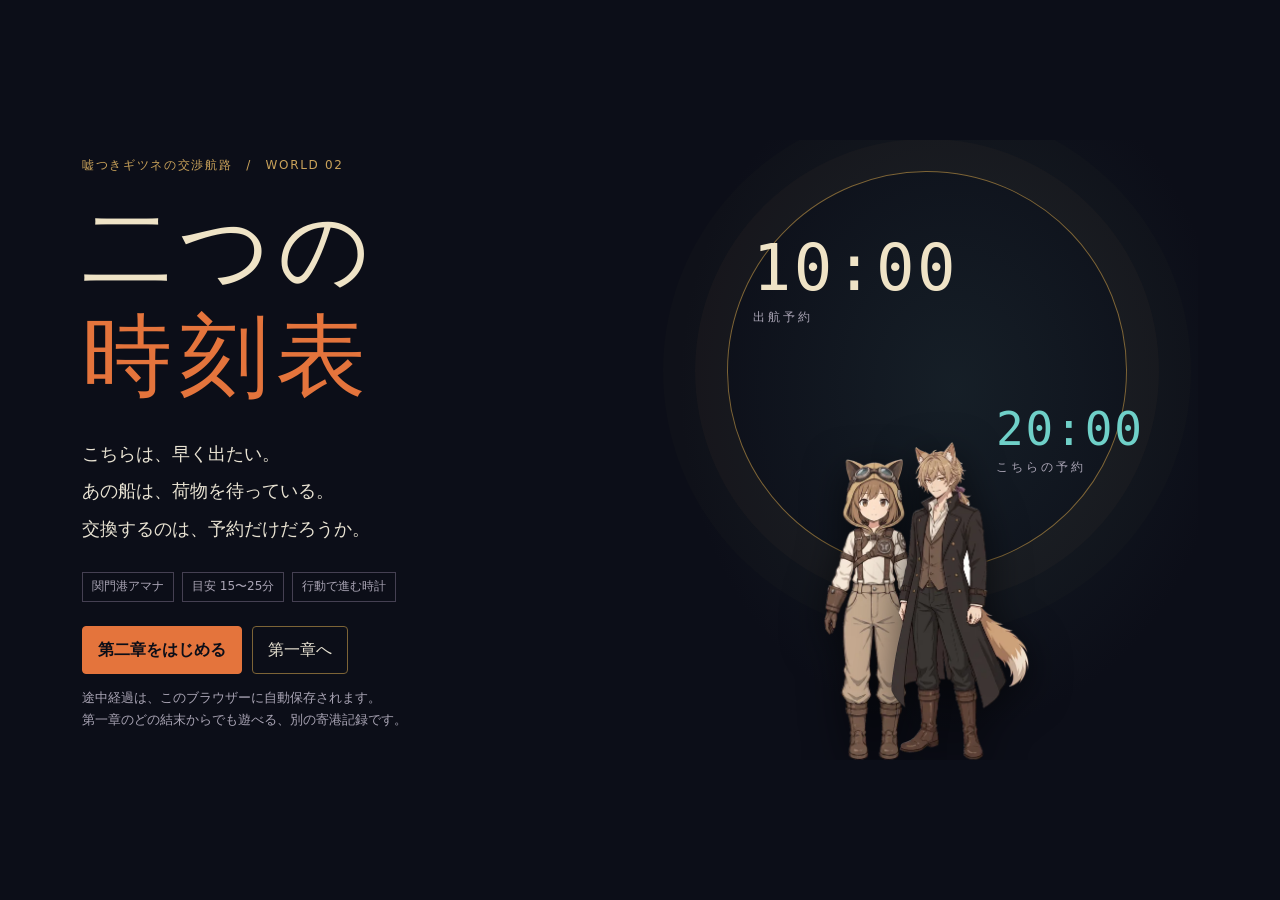
<file: chapter2.html>
<!doctype html>
<html lang="ja"><head><meta charset="utf-8"><meta name="viewport" content="width=device-width,initial-scale=1,viewport-fit=cover"><meta name="theme-color" content="#0c0e18"><title>嘘つきギツネの交渉航路｜第二章 二つの時刻表</title><link rel="stylesheet" href="chapter2.css"></head>
<body>
<main id="app">
 <section id="welcome" class="welcome">
  <div class="welcome-copy"><p class="eyebrow">嘘つきギツネの交渉航路　/　WORLD 02</p><h1>二つの<br><em>時刻表</em></h1><p class="lede">こちらは、早く出たい。<br>あの船は、荷物を待っている。<br>交換するのは、予約だけだろうか。</p><div class="welcome-meta"><span>関門港アマナ</span><span>目安 15〜25分</span><span>行動で進む時計</span></div><div id="saveNotice" role="status"></div><div class="welcome-actions"><button id="resume" class="primary" hidden>第二章をつづける</button><button id="start" class="primary">第二章をはじめる</button><a href="index.html" class="button secondary">第一章へ</a></div><p class="small">途中経過は、このブラウザーに自動保存されます。<br>第一章のどの結末からでも遊べる、別の寄港記録です。</p></div>
  <div class="welcome-art" aria-hidden="true"><div class="orbit-ring"></div><div class="big-time">10:00<span>出航予約</span></div><div class="small-time">20:00<span>こちらの予約</span></div><div id="welcomeCrew"></div></div>
 </section>
 <section id="game" hidden>
  <header class="hud"><a href="index.html" aria-label="第一章のタイトルに戻る" class="brand">FOX / 02</a><div><span class="hud-label">現在</span><b id="clock">00:00</b></div><div><span class="hud-label">寄港予算</span><b id="money">15,000 Cr</b></div><div class="goal"><span class="hud-label">今便に間に合う出航</span><b>18:00まで</b></div><button id="journalButton" class="icon-button">帳面</button><button id="menuButton" class="icon-button" aria-label="章のメニュー">☰</button></header>
  <div id="warning" role="status" class="warning" hidden></div>
  <div class="play-layout"><div class="world-column"><div id="stage" class="stage" aria-label="港の様子"><div id="stageArt"></div><div class="stage-label"><span>AMANA TRANSIT PORT</span><h2 id="locationName"></h2><p id="locationDetail"></p></div><div id="crew" class="crew" aria-hidden="true"></div></div>
   <nav class="locations" aria-label="移動先" id="locations"></nav>
   <section class="action-panel"><div class="section-heading"><h2 id="actionHeading">聞く・調べる</h2><span>移動は30分</span></div><div id="actions" class="actions"></div></section>
  </div>
  <aside class="decision-column"><section class="status-card"><p class="eyebrow">いまの約束</p><p id="promise"></p><button id="consult" class="secondary">仲間に相談する <small>時間消費なし</small></button></section><section class="route-panel"><div class="section-heading"><h2>出航を決める</h2><span id="routeCount"></span></div><div id="routes"></div><p class="small">確認画面で、費用と条件を見てから決められます。</p></section></aside></div>
 </section>
 <section id="ending" class="ending" hidden></section>
</main>
<div id="dialogLayer" class="dialog-layer" hidden><section class="dialog-box" role="dialog" aria-modal="true" aria-labelledby="speaker"><div id="portrait" class="portrait" aria-hidden="true"></div><div class="dialog-copy"><p id="speaker"></p><p id="dialogText"></p><div class="dialog-controls"><span id="dialogProgress"></span><button id="next" class="primary">つづきへ <span aria-hidden="true">▼</span></button></div></div></section></div>
<div id="modalLayer" class="modal-layer" hidden><section class="modal" role="dialog" aria-modal="true" aria-labelledby="modalTitle"><header><h2 id="modalTitle"></h2><button id="closeModal" aria-label="閉じる">閉じる</button></header><div id="modalBody"></div></section></div>
<div id="toast" role="status" hidden></div>
<script src="chapter-assets.js"></script><script src="chapter2-engine.js"></script><script src="chapter2-ui.js"></script>
</body></html>
</file>
<file: chapter2.css>
:root{color-scheme:dark;--void:#0c0e18;--hull:#171b2b;--hull2:#222840;--brass:#c9a25a;--brass-dim:#7d6436;--parch:#efe3c6;--ink:#2a1d14;--ember:#e4743c;--teal:#6fd0c8;--fg:#e9e3d3;--muted:#aaa5b5;font-family:system-ui,-apple-system,'Hiragino Kaku Gothic ProN','Noto Sans JP',sans-serif;line-height:1.65;background:var(--void);color:var(--fg)}*{box-sizing:border-box}[hidden]{display:none!important}body{margin:0}button,a,select{touch-action:manipulation}button,select{font:inherit}button,.button{min-height:46px;border:1px solid var(--brass-dim);border-radius:4px;padding:10px 15px;background:var(--hull2);color:var(--fg);cursor:pointer;text-decoration:none;text-align:center;font-size:16px}button:hover:not(:disabled),.button:hover{border-color:var(--ember);background:#302838}button:disabled{opacity:.5;cursor:default}:focus-visible{outline:3px solid var(--teal);outline-offset:3px}.primary{background:var(--ember);color:var(--void);border-color:var(--ember);font-weight:700}.primary:hover:not(:disabled){background:#ffa86e}.secondary{background:transparent}.small,small{font-size:13px;color:var(--muted);line-height:1.7}.eyebrow{font-size:12px;letter-spacing:.14em;color:var(--brass);margin:0 0 12px}.welcome{min-height:100svh;display:grid;grid-template-columns:1fr 1fr;align-items:center;max-width:1180px;margin:auto;gap:30px;padding:40px 32px}.welcome h1{font-family:serif;font-weight:400;font-size:clamp(54px,7vw,92px);letter-spacing:.08em;line-height:1.2;margin:20px 0 24px;color:var(--parch)}h1 em{font-style:normal;color:var(--ember)}.lede{font-size:18px;line-height:2.1}.welcome-meta{display:flex;flex-wrap:wrap;gap:8px;margin:24px 0}.welcome-meta span{border:1px solid #454052;padding:4px 9px;font-size:12px;color:var(--muted)}.welcome-actions{display:flex;gap:10px;flex-wrap:wrap}.welcome-art{position:relative;height:620px;max-height:80svh;overflow:hidden;background:radial-gradient(ellipse at 55% 40%,#29404555,transparent 65%)}.orbit-ring{position:absolute;width:400px;height:400px;left:50%;top:5%;transform:translateX(-50%) rotate(-22deg);border:1px solid var(--brass-dim);border-radius:50%;box-shadow:0 0 0 32px #c9a25a08,0 0 0 64px #c9a25a04}.big-time,.small-time{position:absolute;font-family:monospace;line-height:1.3;letter-spacing:.04em;z-index:1;color:var(--parch)}.big-time{top:14%;left:18%;font-size:64px}.small-time{right:10%;top:42%;font-size:46px;color:var(--teal)}.big-time span,.small-time span{display:block;font-family:system-ui;font-size:12px;letter-spacing:.25em;color:var(--muted)}#welcomeCrew{position:absolute;bottom:0;inset-inline:0;height:54%;display:flex;align-items:flex-end;justify-content:center}#welcomeCrew img{height:90%;width:auto;max-width:48%;object-fit:contain;filter:drop-shadow(0 10px 20px #0009)}#welcomeCrew img:nth-child(2){height:95%;margin-left:-40px}.hud{position:sticky;top:0;z-index:6;display:flex;align-items:center;gap:22px;max-width:1280px;margin:auto;padding:12px 24px;background:#0c0e18ef;border-bottom:1px solid var(--brass-dim);padding-top:max(12px,env(safe-area-inset-top))}.brand{font-size:12px;letter-spacing:.13em;color:var(--brass);text-decoration:none;min-height:44px;display:flex;align-items:center;white-space:nowrap}.hud-label{display:block;color:var(--muted);font-size:10px}.hud b{font-family:monospace;font-size:20px;white-space:nowrap;font-weight:500}.hud .goal{margin-left:auto}.hud .goal b{font-size:15px}.icon-button{font-size:14px;min-width:46px;padding:8px 12px}.play-layout{display:grid;grid-template-columns:minmax(0,1fr) 330px;max-width:1280px;margin:0 auto;padding:20px 24px 40px;gap:22px}.stage{height:330px;position:relative;overflow:hidden;border:1px solid var(--brass-dim);border-radius:6px;background:#121d2b}.stage svg{width:100%;height:100%;position:absolute;inset:0}.stage-label{position:absolute;top:20px;left:24px;right:20px;z-index:2;text-shadow:0 2px 6px #000}.stage-label>span{font-size:10px;letter-spacing:.18em;color:var(--teal)}.stage-label h2{font-family:serif;font-size:28px;letter-spacing:.12em;margin:5px 0}.stage-label p{font-size:13px;color:var(--muted);max-width:24em;margin:4px 0;line-height:1.7}.crew{position:absolute;bottom:8px;right:16px;width:66%;height:66%;display:flex;align-items:flex-end;justify-content:flex-end;gap:0;pointer-events:none}.crew img{height:85%;width:auto;max-width:40%;object-fit:contain;filter:drop-shadow(0 3px 10px #0009)}.crew img:nth-child(2){height:98%;margin-left:-8px}.crew img:nth-child(3){height:35%;margin-left:-28px;z-index:2}.crew img:nth-child(4){height:95%;margin-left:-12px}.locations{display:grid;grid-template-columns:repeat(4,1fr);gap:6px;margin:12px 0 20px}.locations button{font-size:13px;padding:8px 5px}.locations button[aria-current=true]{background:var(--parch);color:var(--ink);border-color:var(--brass)}.section-heading{display:flex;justify-content:space-between;gap:10px;align-items:center;margin-bottom:10px}.section-heading h2{margin:0;font-size:16px;font-weight:600;letter-spacing:.06em}.section-heading>span{font-size:11px;color:var(--muted)}.actions{display:grid;grid-template-columns:1fr 1fr;gap:8px}.actions button{display:flex;align-items:center;text-align:left;gap:8px;justify-content:space-between;line-height:1.5;font-size:15px;min-height:56px}.actions button small{font-size:11px;white-space:nowrap}.actions .special{border-color:var(--ember);color:var(--parch)}.status-card,.route-panel{border:1px solid #414051;border-radius:5px;background:var(--hull);padding:18px;margin-bottom:16px}.status-card p:not(.eyebrow){font-size:15px;margin:0 0 16px;line-height:1.8}.status-card button{width:100%;font-size:14px}.status-card button small{display:block;font-size:10px}.route-card{border-top:1px solid #39394a;padding:15px 0}.route-card:last-of-type{padding-bottom:2px}.route-card h3{font-size:15px;margin:0 0 5px;font-weight:600}.route-card p{font-size:12px;margin:4px 0;color:var(--muted)}.route-card button{width:100%;margin-top:10px;font-size:14px}.route-price{color:var(--brass)!important;font-family:monospace;font-size:15px!important}.warning{max-width:1232px;margin:10px auto 0;border-left:3px solid var(--ember);background:#3a251e;color:#ffe5cb;padding:10px 16px;font-size:14px}.dialog-layer,.modal-layer{position:fixed;inset:0;z-index:20;background:#080a13bb;display:flex;padding:24px;align-items:flex-end;justify-content:center}.dialog-box{width:min(1040px,100%);display:grid;grid-template-columns:108px 1fr;gap:24px;padding:24px 28px;border:2px solid var(--brass);box-shadow:0 10px 60px #000c;background:var(--parch);color:var(--ink);border-radius:6px}.portrait{height:108px;width:108px;border:2px solid var(--ink);background:#d8c49d;display:grid;place-items:center;overflow:hidden;font-family:serif;font-size:26px}.portrait img{height:100%;width:100%;object-fit:cover}.portrait.empty{opacity:0}.dialog-copy{min-width:0}#speaker{font-size:13px;letter-spacing:.15em;font-weight:700;margin:0 0 8px;color:#78513a}#dialogText{font-size:19px;line-height:1.85;margin:0;min-height:72px;white-space:pre-wrap}.dialog-controls{display:flex;align-items:center;justify-content:space-between;gap:15px;margin-top:18px}#dialogProgress{font-family:monospace;color:#7d624d;font-size:12px}.dialog-controls button{min-width:140px}.modal-layer{align-items:center;z-index:30}.modal{width:min(760px,100%);max-height:90svh;overflow:auto;background:var(--parch);color:var(--ink);border:2px solid var(--brass);border-radius:6px;box-shadow:0 16px 80px #000}.modal>header{position:sticky;top:0;background:var(--parch);z-index:2;display:flex;align-items:center;justify-content:space-between;padding:16px 22px;border-bottom:1px solid #cdbb96;gap:12px}.modal h2{font-size:22px;font-family:serif;font-weight:500;margin:0}.modal>header button{min-width:62px;background:var(--ink);font-size:13px}.modal #modalBody{padding:22px}.modal .small,.modal small{color:#6b5640}.modal h3{font-size:17px;margin:20px 0 8px}.modal h3:first-child{margin-top:0}.modal p{font-size:15px;line-height:1.8}.modal .buttons{display:flex;gap:10px;flex-wrap:wrap;margin-top:24px}.modal .buttons button{flex:1;min-width:150px}.fact{border-left:3px solid var(--brass-dim);padding:8px 14px;background:#fff8e677;margin-bottom:12px}.fact strong{font-size:15px}.fact p{margin:4px 0;color:#6b5640;font-size:14px}.form-field{display:block;margin:18px 0}.form-field>span{display:block;font-size:14px;font-weight:700;margin-bottom:6px}.form-field select{width:100%;min-height:48px;background:#fff8e6;color:var(--ink);padding:10px;border:1px solid #9c865f;border-radius:3px;font-size:15px}.terms{display:grid;grid-template-columns:100px 1fr;gap:10px 16px;border-block:1px solid #c8b690;padding:18px 0}.terms dt{color:#6b5640;font-size:13px}.terms dd{margin:0;font-weight:600;font-size:15px}.ending{max-width:1000px;margin:30px auto;background:var(--parch);color:var(--ink);padding:40px 50px;border:2px solid var(--brass);border-radius:7px}.ending .eyebrow{color:#7d624d}.ending h1{font-family:serif;font-size:clamp(36px,6vw,60px);font-weight:400;line-height:1.3;margin:12px 0}.ending .subtitle{font-size:16px;color:#6b5640}.end-stats{display:grid;grid-template-columns:repeat(3,1fr);gap:10px;margin:26px 0}.end-stat{border:1px solid #937b53;padding:15px}.end-stat span{display:block;font-size:11px;color:#6b5640}.end-stat b{font-weight:600;font-size:20px}.end-note{border-left:3px solid var(--ember);padding:8px 20px;background:#fff8e6;font-size:16px;line-height:1.9}.ending details{margin:24px 0}.ending summary{cursor:pointer;min-height:44px;padding:9px 0;font-size:14px}.ending .buttons{display:flex;gap:12px;flex-wrap:wrap}.ending .buttons button,.ending .buttons a{flex:1;min-width:180px}.ending .secondary{color:var(--ink)}#toast{position:fixed;bottom:20px;left:50%;transform:translateX(-50%);z-index:40;background:#efe3c6;color:#2a1d14;padding:12px 20px;border:2px solid var(--brass);max-width:90vw;box-shadow:0 4px 25px #0008;font-size:14px}#saveNotice{font-size:13px;color:var(--teal);margin:15px 0}.log-list{padding-left:20px;font-size:13px;line-height:2}.footer-note{font-size:12px;color:#6b5640;margin-top:30px}
@media(max-width:900px){.play-layout{grid-template-columns:1fr 290px;gap:14px;padding:14px}.hud{gap:14px;padding-inline:14px}.stage{height:300px}.crew{width:75%;height:60%}.stage-label{left:18px}.stage-label p{max-width:20em}.actions{grid-template-columns:1fr}.welcome{padding:26px;gap:0}.welcome-art{height:500px}.big-time{font-size:48px;left:10%}.small-time{font-size:36px}.orbit-ring{width:290px;height:290px}.end-stat b{font-size:17px}}
@media(max-width:680px){.welcome{display:block;position:relative;padding:32px 22px;min-height:100svh;overflow:hidden}.welcome-copy{position:relative;z-index:2}.welcome h1{font-size:60px}.welcome-art{position:absolute;right:-60px;top:60px;width:65%;height:480px;opacity:.27;pointer-events:none}.welcome-meta{max-width:75%}.welcome-actions{max-width:100%;flex-direction:column;margin-top:24px}.welcome .lede{font-size:17px}.welcome .small{font-size:12px}.hud{gap:9px;padding:8px 10px;flex-wrap:wrap;padding-top:max(8px,env(safe-area-inset-top))}.hud .brand{font-size:10px;margin-right:auto}.hud b{font-size:17px}.hud .goal{order:5;flex-basis:100%;display:flex;align-items:center;justify-content:space-between;margin-top:-3px;padding-top:3px;border-top:1px solid #292836}.hud .goal b{font-size:13px}.hud .goal .hud-label{font-size:10px}.icon-button{padding:8px;min-width:44px;min-height:44px;font-size:12px}.play-layout{display:block;padding:12px 10px 28px}.stage{height:240px}.stage-label{left:15px;top:14px}.stage-label h2{font-size:24px}.stage-label p{font-size:12px;max-width:20em}.crew{height:58%;width:68%;right:2px;bottom:5px}.locations{gap:4px;margin:8px 0 18px}.locations button{font-size:12px;min-height:50px;padding:6px 3px}.actions{grid-template-columns:1fr}.actions button{min-height:52px;font-size:15px}.decision-column{margin-top:22px}.status-card{padding:15px}.route-panel{padding:16px}.route-card button{min-height:48px}.dialog-layer{padding:10px;padding-bottom:max(10px,env(safe-area-inset-bottom))}.dialog-box{grid-template-columns:56px 1fr;gap:12px;padding:16px 14px;max-height:90svh;overflow:auto}.portrait{width:56px;height:56px;font-size:18px}#dialogText{font-size:17px;line-height:1.85;min-height:110px}.dialog-controls{margin-top:15px}.dialog-controls button{min-width:120px;min-height:48px}.modal-layer{padding:10px}.modal{max-height:92svh}.modal>header{padding:13px 16px}.modal h2{font-size:20px}.modal #modalBody{padding:16px}.terms{grid-template-columns:70px 1fr;gap:10px}.ending{margin:10px;padding:24px 18px}.end-stats{grid-template-columns:1fr 1fr;margin:22px 0}.end-stat:last-child{grid-column:1/-1}.end-stat{padding:12px}.end-note{padding:10px 14px;font-size:15px}.ending .buttons{flex-direction:column}.warning{margin:8px 10px 0;font-size:13px}.form-field select{font-size:16px}.log-list{padding-left:18px}}
@media(prefers-reduced-motion:reduce){*,*::before,*::after{scroll-behavior:auto!important;animation:none!important;transition:none!important}}
</file>
